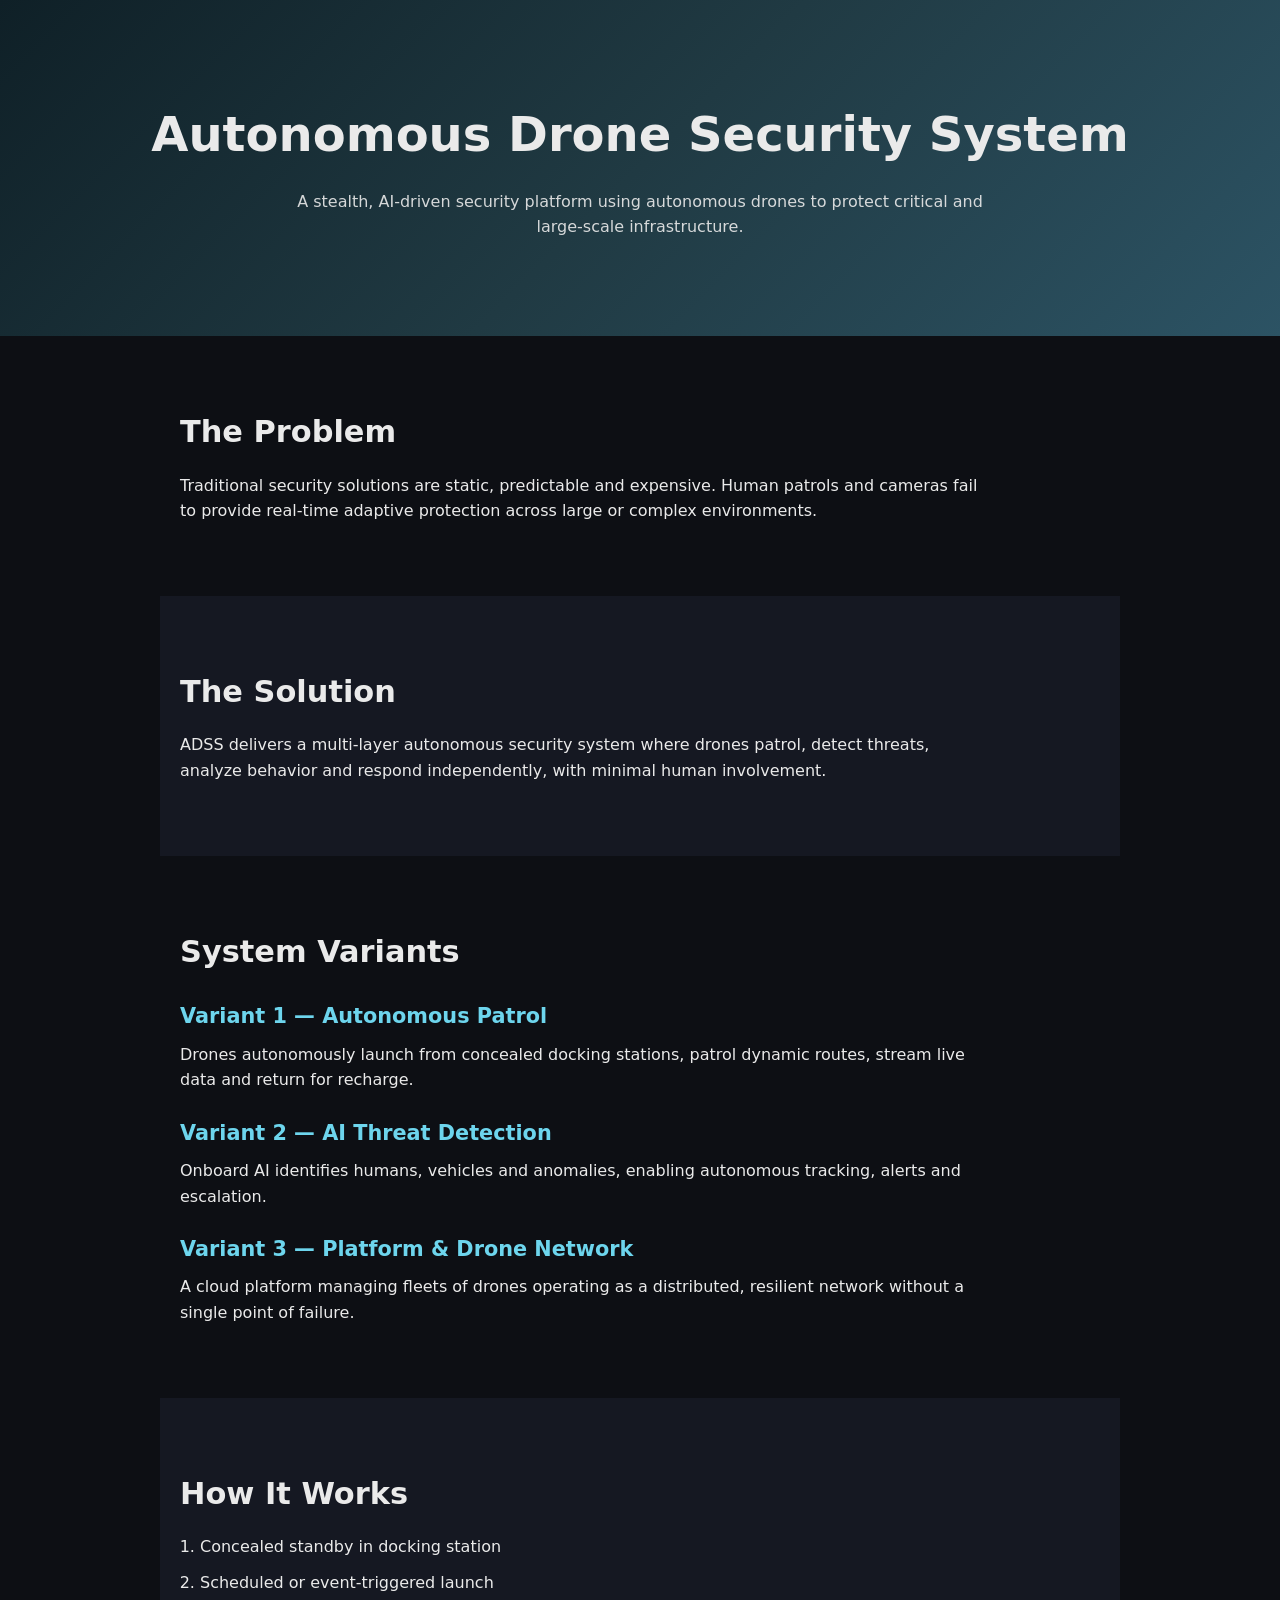
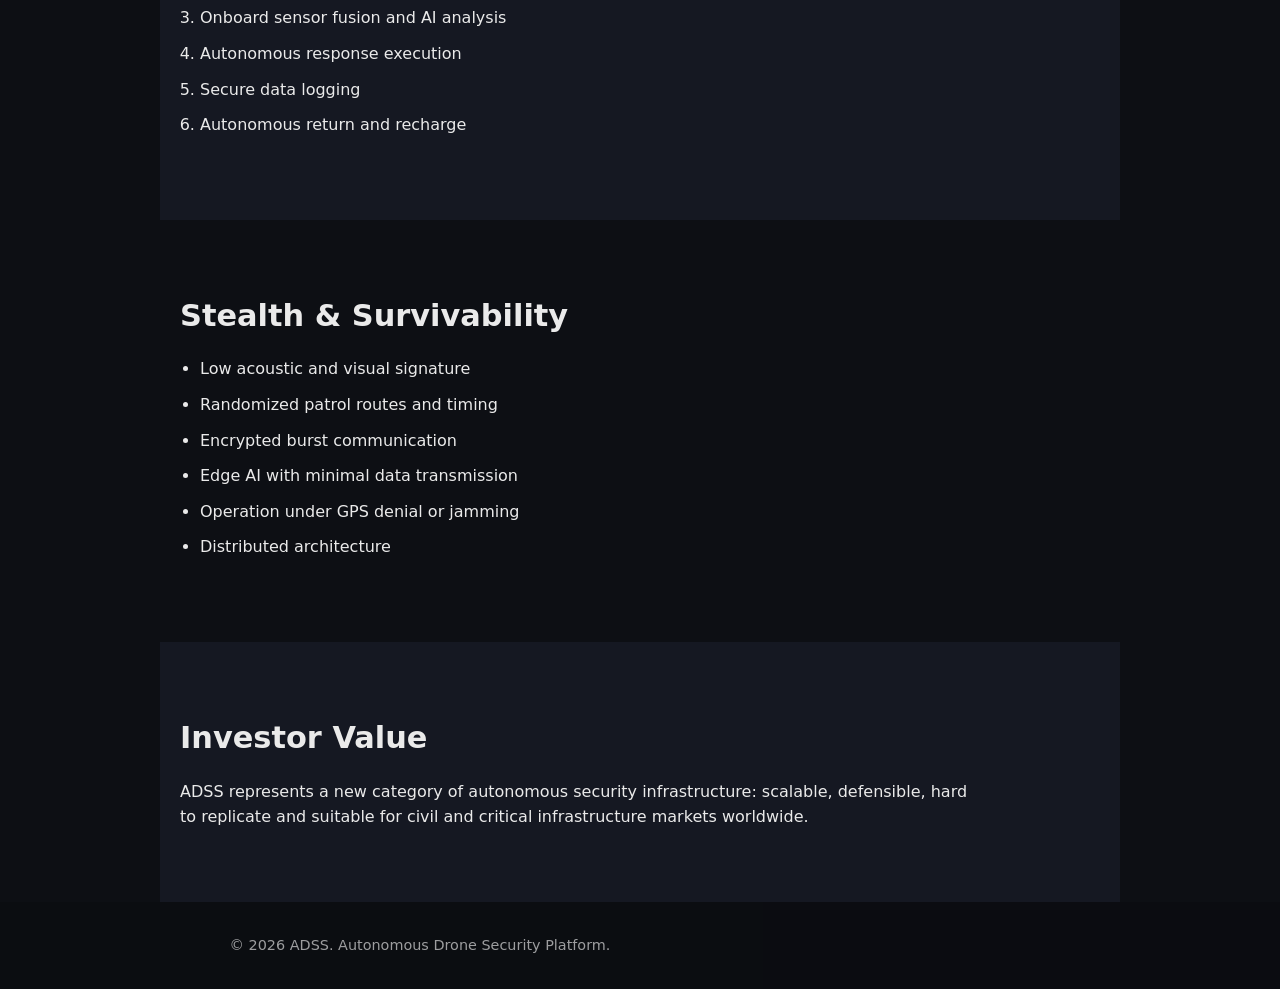
<file: AI/index.html>
<!DOCTYPE html>
<html lang="en">
<head>
  <meta charset="UTF-8" />
  <meta name="viewport" content="width=device-width, initial-scale=1" />

  <title>ADSS – Autonomous Drone Security Platform</title>

  <!-- SEO -->
  <meta name="description" content="ADSS is an autonomous, AI-powered and stealth drone security platform for critical infrastructure, enterprises and large-scale facilities." />
  <meta name="keywords" content="drone security, autonomous drones, AI surveillance, security platform, critical infrastructure security" />
  <link rel="canonical" href="https://flycore.io/" />

  <!-- Open Graph -->
  <meta property="og:title" content="ADSS – Autonomous Drone Security System" />
  <meta property="og:description" content="Autonomous, stealth and AI-powered drone security for modern infrastructure." />
  <meta property="og:type" content="website" />
  <meta property="og:url" content="https://flycore.io/" />

  <!-- Twitter -->
  <meta name="twitter:card" content="summary_large_image" />

  <!-- Styles -->
  <link rel="stylesheet" href="style.css" />

  <!-- Schema -->
  <script type="application/ld+json">
  {
    "@context": "https://schema.org",
    "@type": "Organization",
    "name": "ADSS",
    "url": "https://flycore.io",
    "description": "Autonomous drone security platform powered by AI"
  }
  </script>
</head>

<body>

<header class="hero">
  <h1>Autonomous Drone Security System</h1>
  <p>
    A stealth, AI-driven security platform using autonomous drones
    to protect critical and large-scale infrastructure.
  </p>
</header>

<main>

<section>
  <h2>The Problem</h2>
  <p>
    Traditional security solutions are static, predictable and expensive.
    Human patrols and cameras fail to provide real-time adaptive protection
    across large or complex environments.
  </p>
</section>

<section class="dark">
  <h2>The Solution</h2>
  <p>
    ADSS delivers a multi-layer autonomous security system where drones
    patrol, detect threats, analyze behavior and respond independently,
    with minimal human involvement.
  </p>
</section>

<section>
  <h2>System Variants</h2>

  <article>
    <h3>Variant 1 — Autonomous Patrol</h3>
    <p>
      Drones autonomously launch from concealed docking stations,
      patrol dynamic routes, stream live data and return for recharge.
    </p>
  </article>

  <article>
    <h3>Variant 2 — AI Threat Detection</h3>
    <p>
      Onboard AI identifies humans, vehicles and anomalies,
      enabling autonomous tracking, alerts and escalation.
    </p>
  </article>

  <article>
    <h3>Variant 3 — Platform & Drone Network</h3>
    <p>
      A cloud platform managing fleets of drones operating
      as a distributed, resilient network without a single point of failure.
    </p>
  </article>
</section>

<section class="dark">
  <h2>How It Works</h2>
  <ol>
    <li>Concealed standby in docking station</li>
    <li>Scheduled or event-triggered launch</li>
    <li>Onboard sensor fusion and AI analysis</li>
    <li>Autonomous response execution</li>
    <li>Secure data logging</li>
    <li>Autonomous return and recharge</li>
  </ol>
</section>

<section>
  <h2>Stealth & Survivability</h2>
  <ul>
    <li>Low acoustic and visual signature</li>
    <li>Randomized patrol routes and timing</li>
    <li>Encrypted burst communication</li>
    <li>Edge AI with minimal data transmission</li>
    <li>Operation under GPS denial or jamming</li>
    <li>Distributed architecture</li>
  </ul>
</section>

<section class="dark">
  <h2>Investor Value</h2>
  <p>
    ADSS represents a new category of autonomous security infrastructure:
    scalable, defensible, hard to replicate and suitable for civil
    and critical infrastructure markets worldwide.
  </p>
</section>

</main>

<footer>
  <p>© 2026 ADSS. Autonomous Drone Security Platform.</p>
</footer>

</body>
</html>
</file>
<file: AI/style.css>
:root {
  --bg: #0d0f14;
  --bg-dark: #151822;
  --text: #eaeaea;
  --accent: #6dd5ed;
}

* {
  margin: 0;
  padding: 0;
  box-sizing: border-box;
}

body {
  font-family: system-ui, -apple-system, BlinkMacSystemFont, sans-serif;
  background: var(--bg);
  color: var(--text);
  line-height: 1.6;
}

header.hero {
  padding: 96px 20px;
  text-align: center;
  background: linear-gradient(135deg, #0f2027, #203a43, #2c5364);
}

.hero h1 {
  font-size: clamp(2.2rem, 5vw, 3rem);
  margin-bottom: 16px;
}

.hero p {
  max-width: 720px;
  margin: auto;
  opacity: 0.9;
}

main {
  max-width: 960px;
  margin: auto;
}

section {
  padding: 72px 20px;
}

section.dark {
  background: var(--bg-dark);
}

h2 {
  font-size: 1.9rem;
  margin-bottom: 16px;
}

h3 {
  font-size: 1.3rem;
  margin-bottom: 8px;
  color: var(--accent);
}

p {
  max-width: 800px;
}

article {
  margin-top: 24px;
}

ul, ol {
  margin-left: 20px;
  margin-top: 16px;
}

li {
  margin-bottom: 10px;
}

footer {
  padding: 32px 20px;
  text-align: center;
  font-size: 0.9rem;
  opacity: 0.65;
  background: #0a0c10;
}
}
</file>
